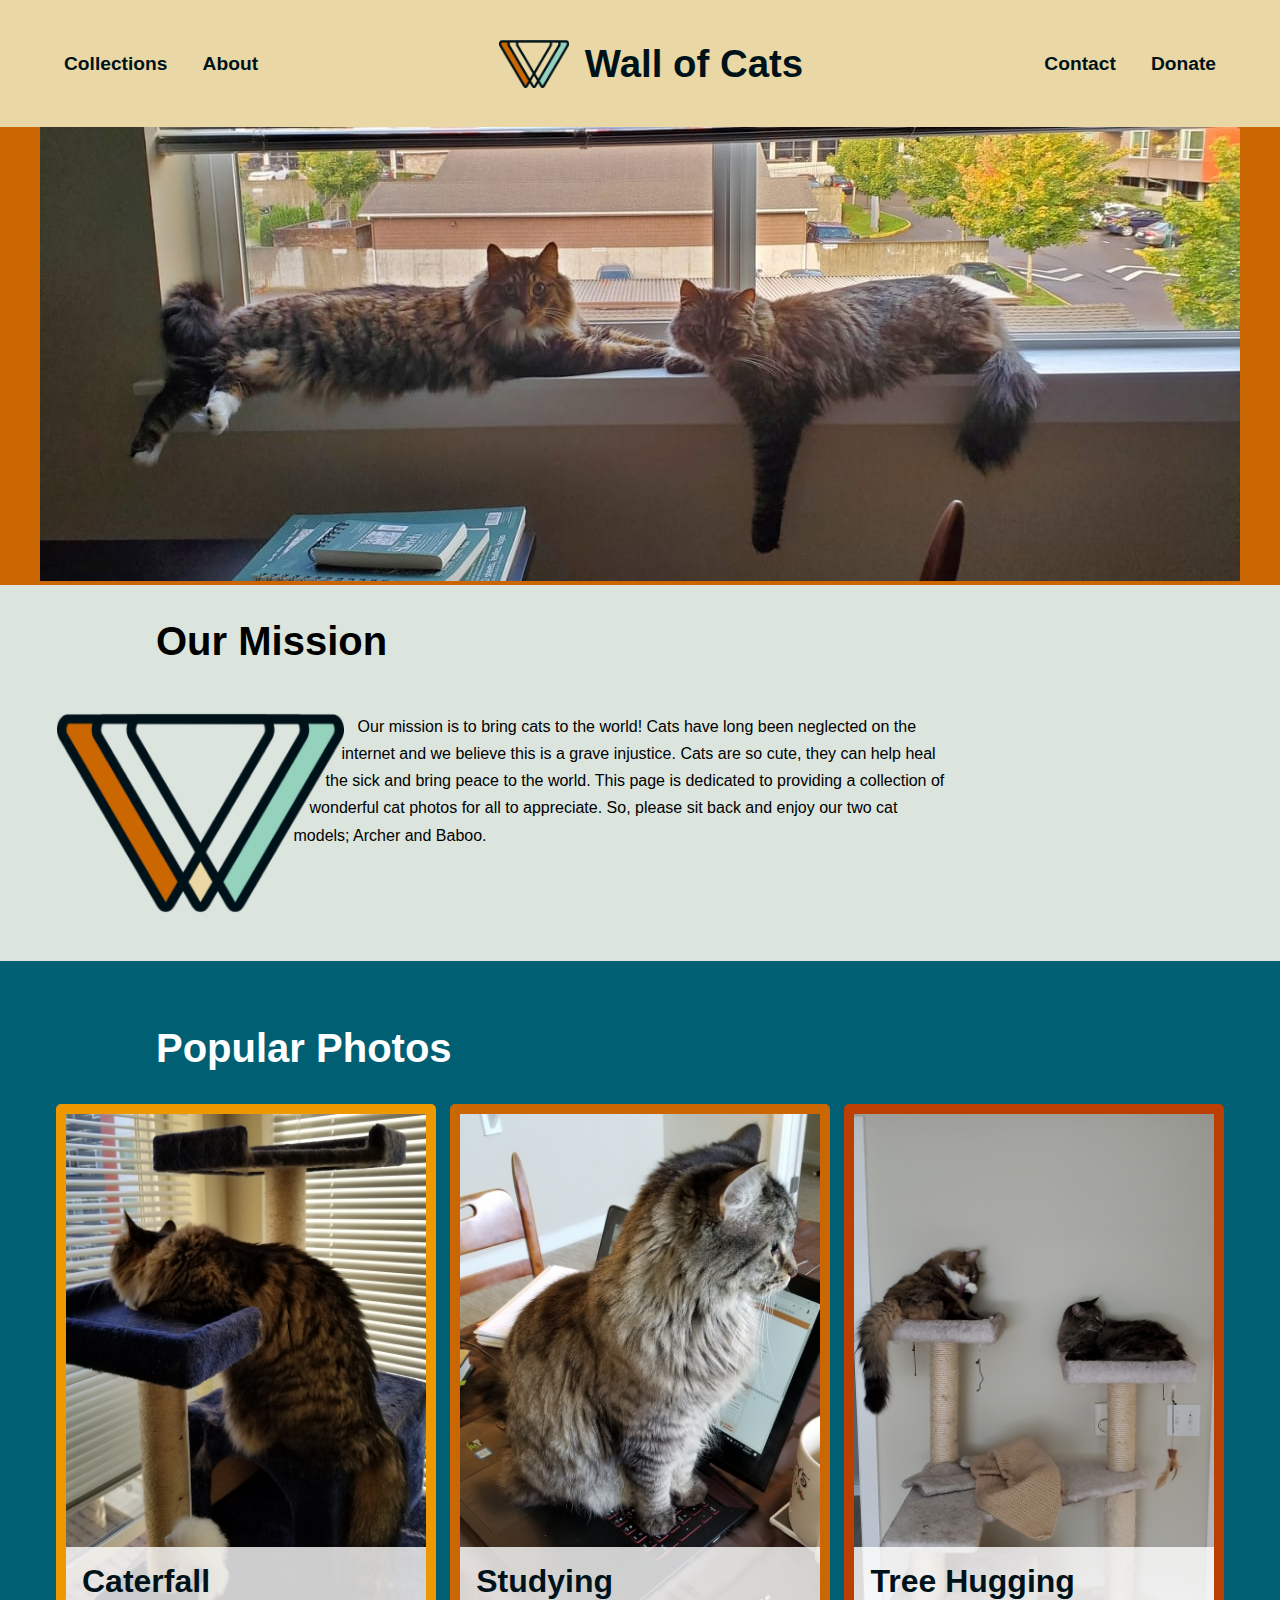
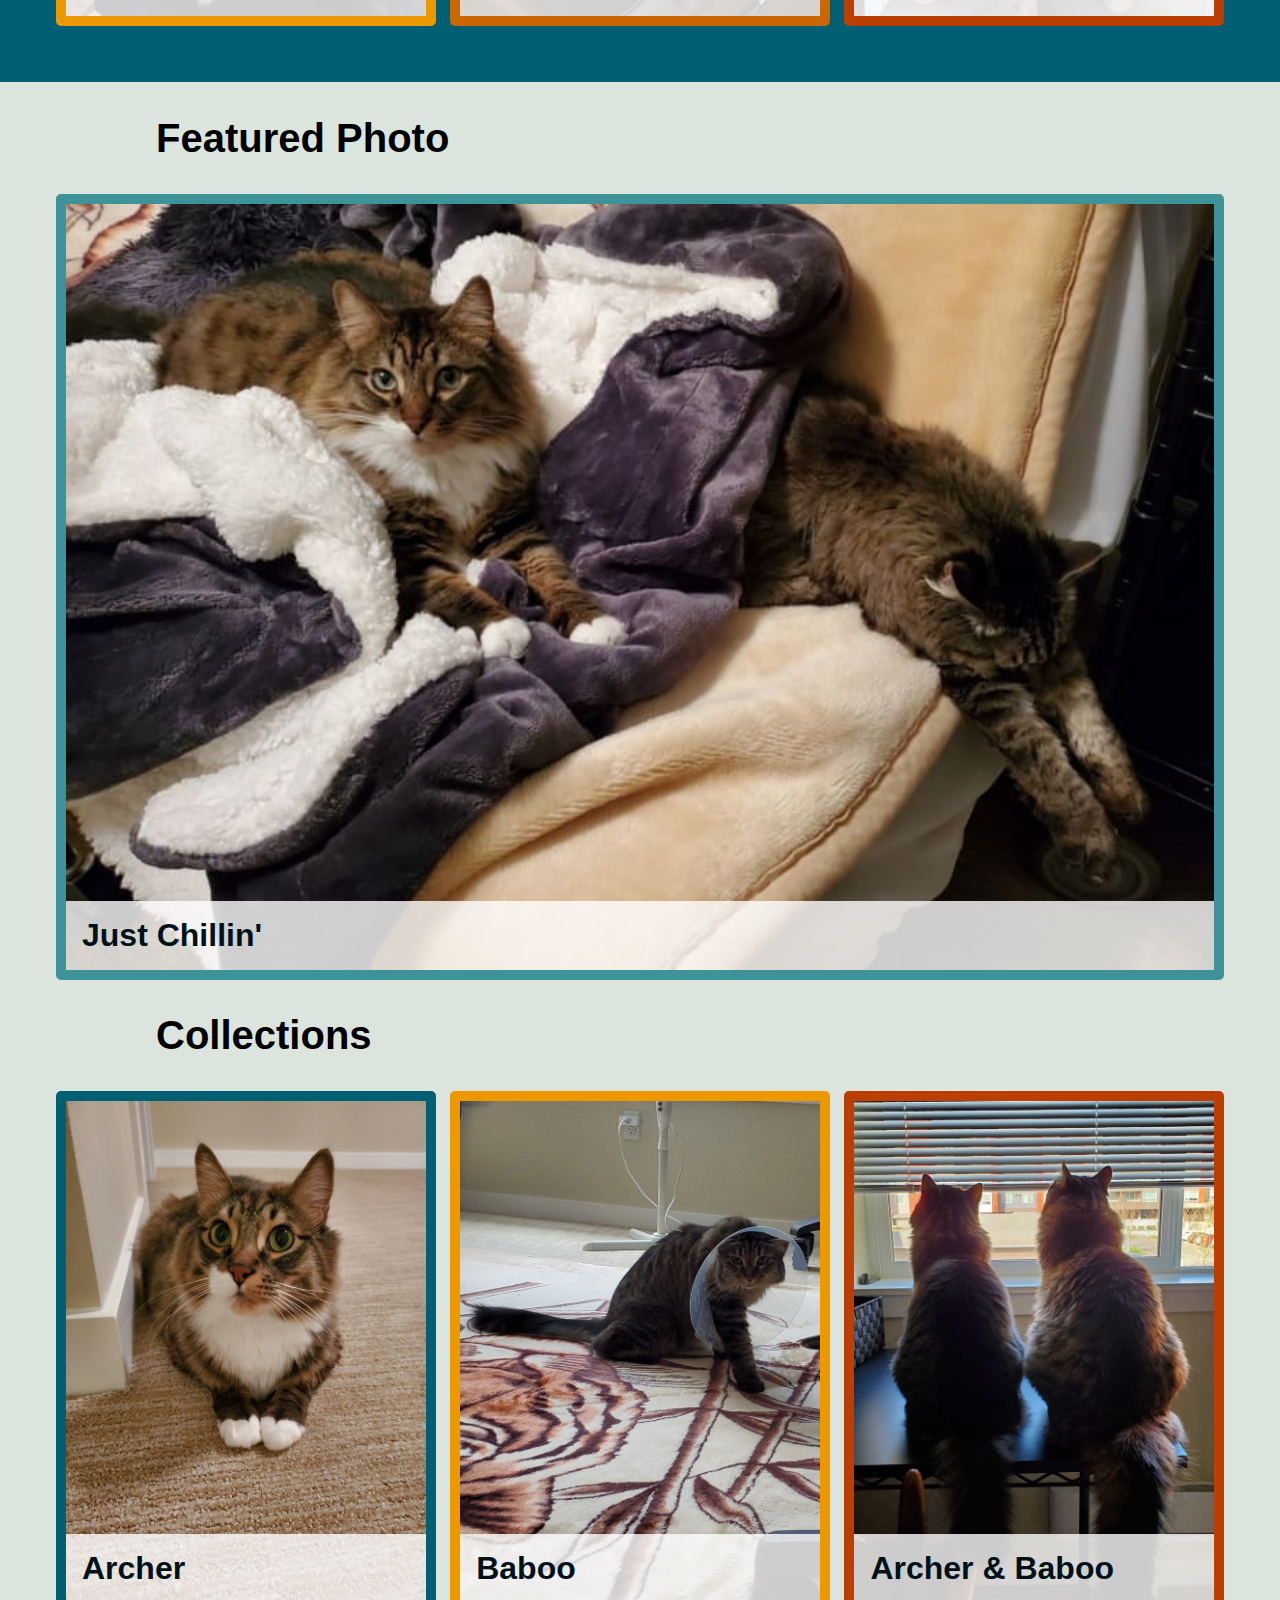
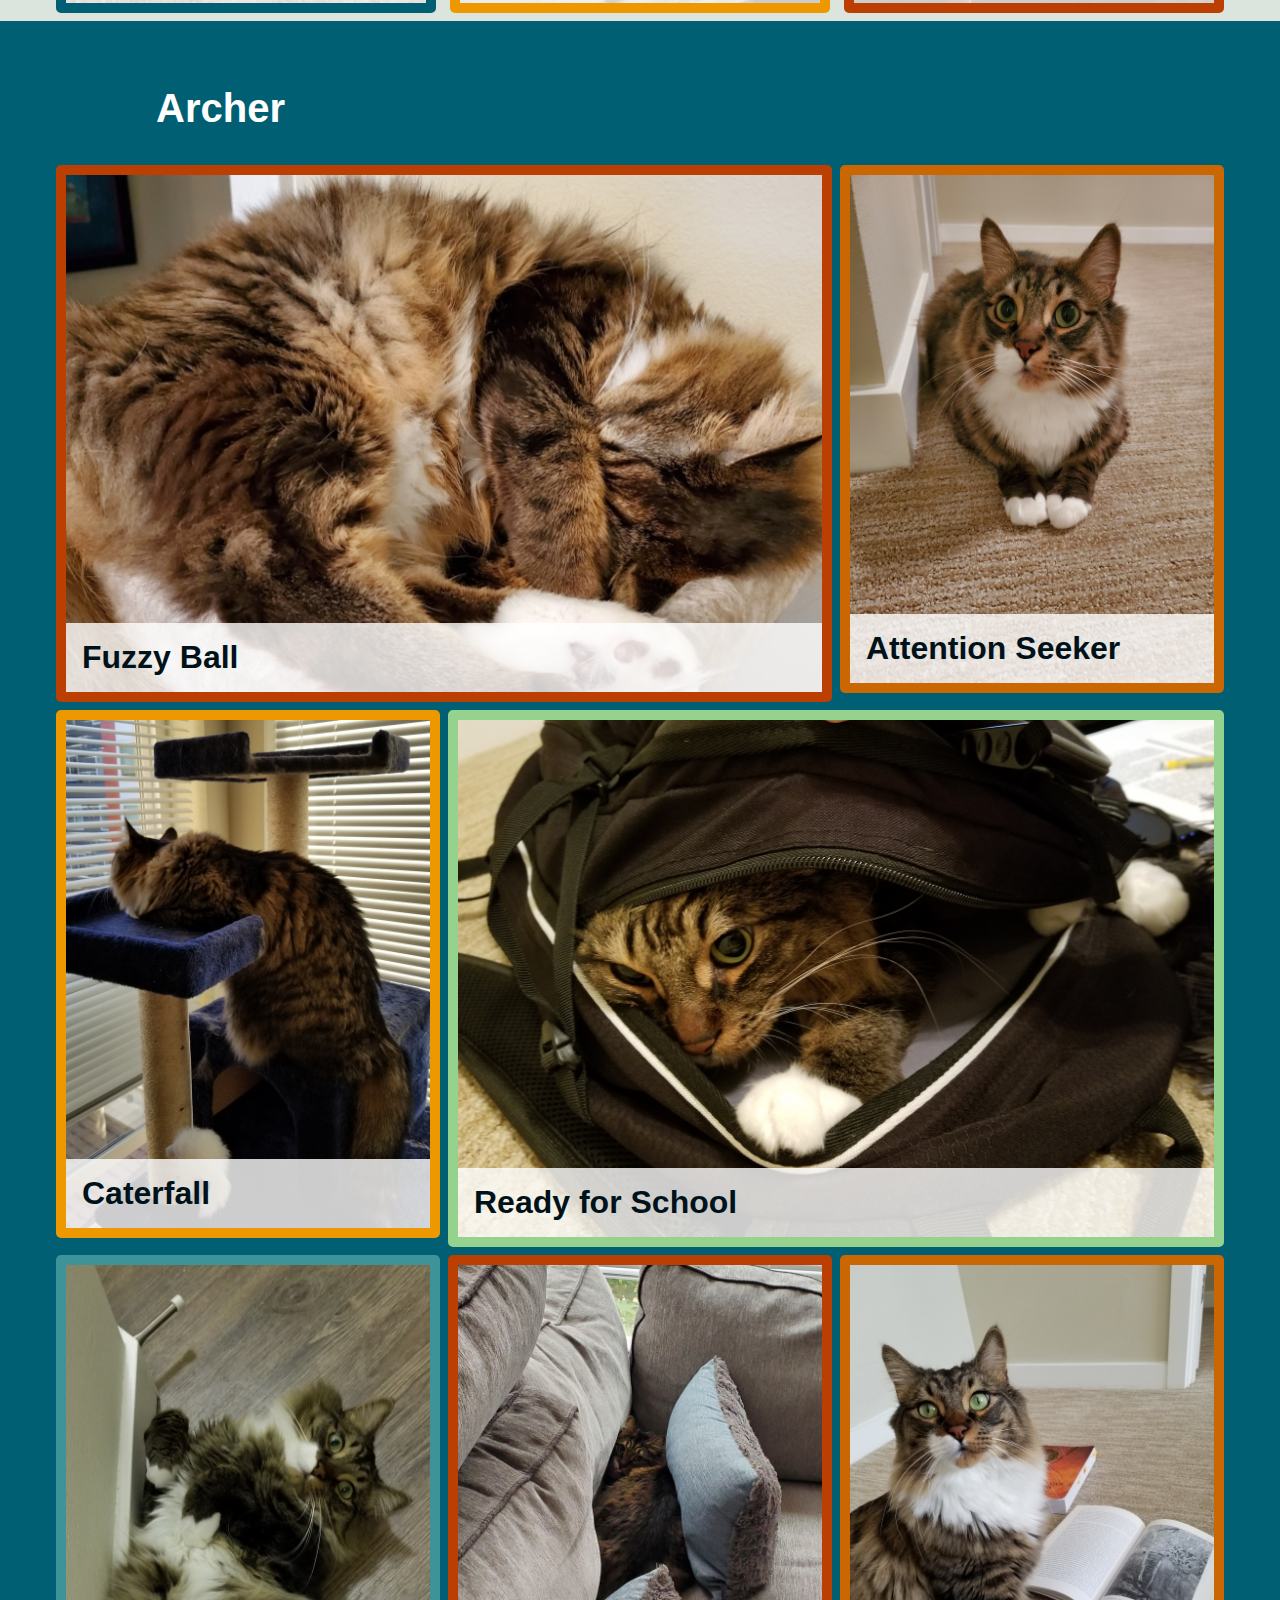
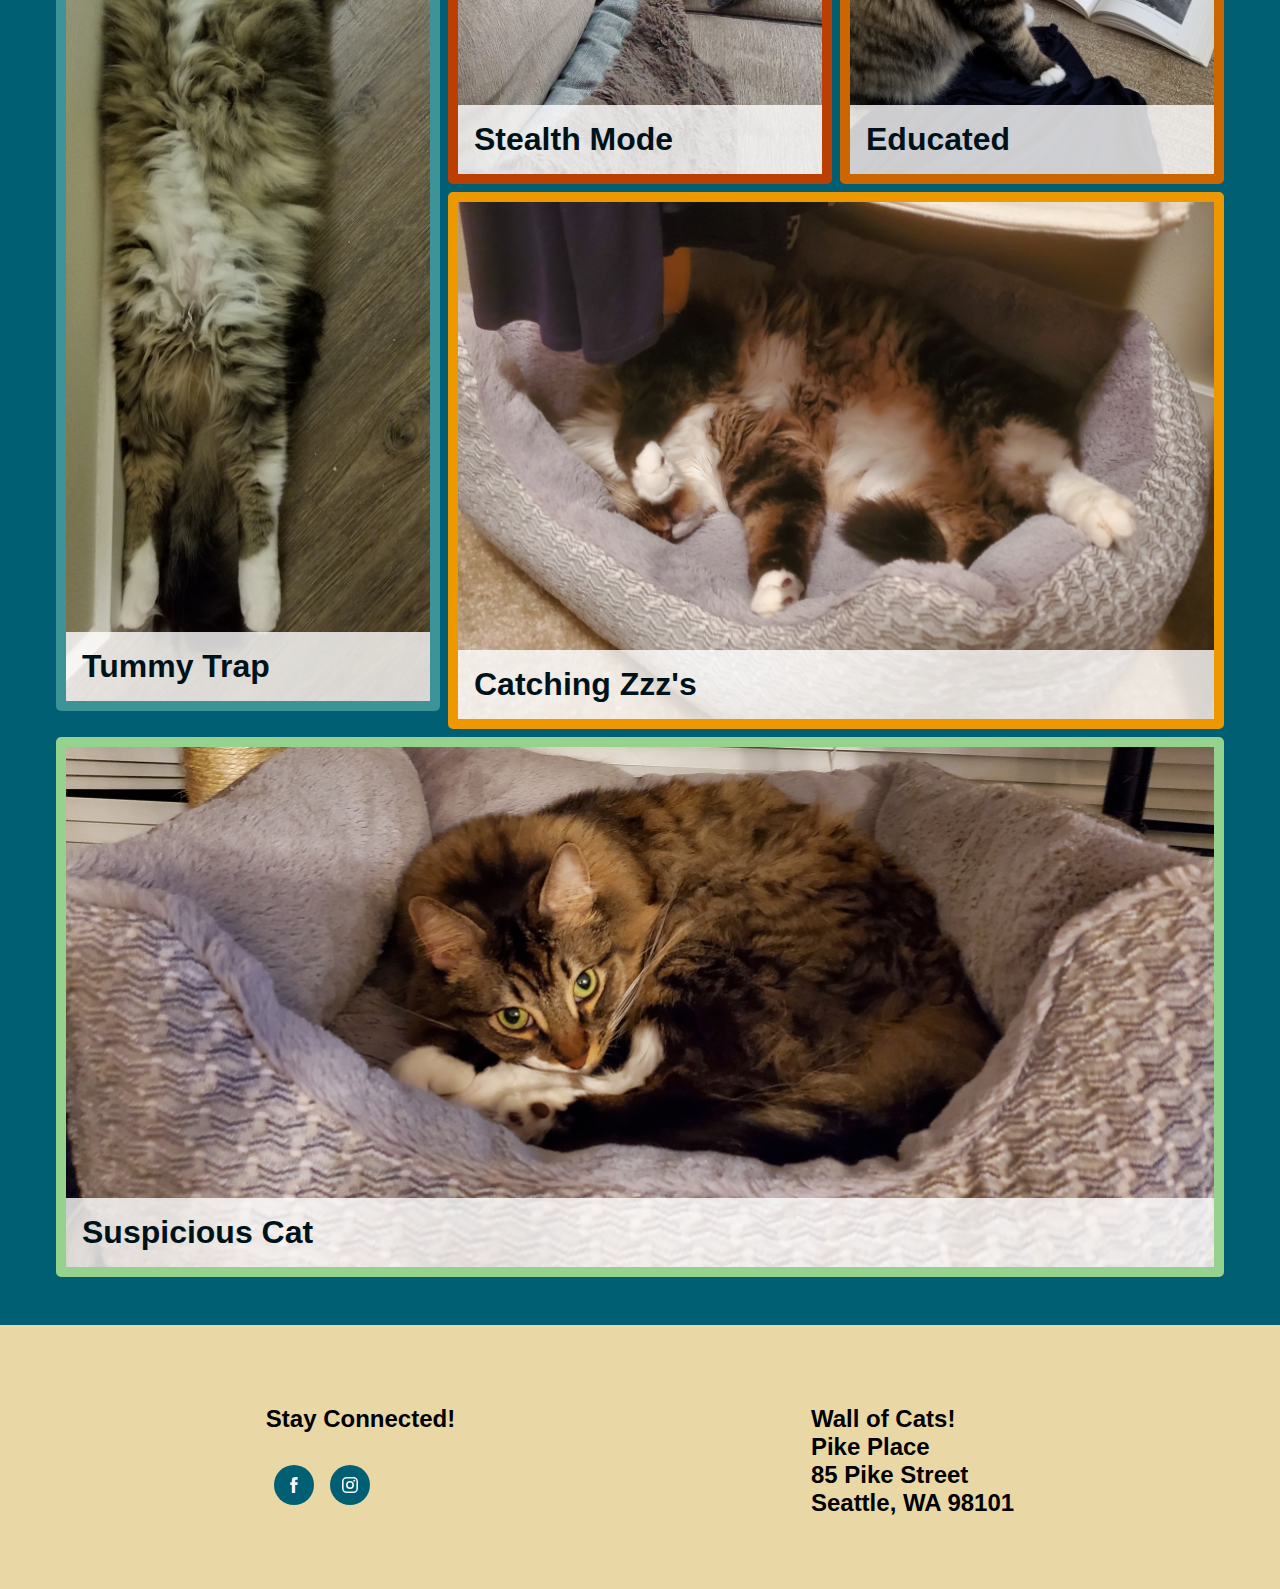
<file: CSS/css-grid-and-flexbox-for-responsive-layouts-v2/wall-of-cats-flex-and-grid/index.html>
<!DOCTYPE html>
<html lang="en">

<head>
    <meta charset="UTF-8">
    <meta http-equiv="X-UA-Compatible" content="IE=edge">
    <meta name="viewport" content="width=device-width, initial-scale=1.0">
    <title>Wall of Cats!</title>
    <link href="style.css" rel="stylesheet" />
</head>
<body>
    <div id="header">
        <header>
            <nav>
                <ul>
                    <li>
                        <a href="#"><img src="img/logo.png" alt="Wall of Cats Logo." /><h1>Wall of Cats</h1></a>
                    </li>
                    <li><a href="#collection">Collections</a></li>
                    <li><a href="#">About</a></li>
                    <li><a href="#footer">Contact</a></li>
                    <li><a href="#">Donate</a></li>
                </ul>
            </nav>
        </header>
    </div>

    <section id="hero">
        <picture>
            <source srcset="img/Both/Hero_Banner_1200.jpg" media="(min-width: 861px)">
            <source srcset="img/Both/Hero_Banner_860.jpg" media="(min-width: 301px)">
            <img src="img/Both/Hero_Banner_300.jpg" alt="Archer and Baboo hanging out in a window sill.">
        </picture>
    </section>

    <section id="mission">
        <h2>Our Mission</h2>
        <div class="missionstatement">
            <p>
                <img src="img/logo2.png" alt="Logo for Wall of Wonder." class="missionimg" />
                Our mission is to bring cats to the world! Cats have long been neglected on the internet and we believe this is a grave injustice. Cats are so cute, they can help heal the sick and bring peace to the world. This page is dedicated to providing a collection of wonderful cat photos for all to appreciate. So, please sit back and enjoy our two cat models; Archer and Baboo.
            </p>
        </div>
    </section>

    <div class="populardiv">
        <section id="popular">
            <h2>Popular Photos</h2>
            <ul>
                <li>
                    <figure class="accent4">
                        <img src="img/Archer/Archer_Caterfall.jpg" alt="Archer being stealthy." />
                        <figcaption><a href="#">Caterfall</a></figcaption>
                    </figure>
                </li>
                <li>
                    <figure class="accent5">
                        <img src="img/Baboo/Baboo_Studying.jpg" alt="Baboo studying for a test." />
                        <figcaption><a href="#">Studying</a></figcaption>
                    </figure>
                </li>
                <li>
                    <figure class="accent6">
                        <img src="img/Both/Both_Cats_On_Tree.jpg" alt="Archer and Baboo sitting in a cat tower." />
                        <figcaption><a href="#">Tree Hugging</a></figcaption>
                    </figure>
                </li>
            </ul>
        </section>
    </div>

    <section class="featured">
        <h2>Featured Photo</h2>
        <figure class="accent2">
            <img sizes="(min-width: 300px) 33.3vw, 100vw"
                srcset="
                    img/Both/Just_Chillin_300.jpg 300w,
                    img/Both/Just_Chillin_835.jpg 835w,
                    img/Both/Just_Chillin_1200.jpg 1200w"
                src="img/Both/Just_Chillin_1200.jpg"
                alt="Archer and Baboo hanging out on the couch." />
            <figcaption><a href="#">Just Chillin'</a></figcaption>
        </figure>
    </section>

    <section id="collection">
        <h2>Collections</h2>
        <ul>
            <li>
                <figure class="accent1">
                    <img src="img/Archer/Archer_Begging.jpg" alt="Archer begging for attention." />
                    <figcaption><a href="#archer">Archer</a></figcaption>
                </figure>
            </li>
            <li>
                <figure class="accent4">
                    <img src="img/Baboo/Baboo_Stuck.jpg" alt="Baboo stuck in cone." />
                    <figcaption><a href="#">Baboo</a></figcaption>
                </figure>
            </li>
            <li>
                <figure class="accent6">
                    <img src="img/Both/Both_Cats_Stalking.jpg" alt="Archer and Baboo stalking birds in window." />
                    <figcaption><a href="#">Archer & Baboo</a></figcaption>
                </figure>
            </li>
        </ul>
    </section>
    <div class="archerdiv">
        <section id="archer">
            <h2>Archer</h2>
            <ul>
                <li class="span-2c">
                    <figure class="accent6">
                        <img src="img/Archer/Archer_Sleeping.jpg" alt="Archer sleeping in his cat tree." />
                        <figcaption><a href="#">Fuzzy Ball</a></figcaption>
                    </figure>
                </li>
                <li>
                    <figure class="accent5">
                        <img src="img/Archer/Archer_Begging.jpg" alt="Archer begging for attention." />
                        <figcaption><a href="#">Attention Seeker</a></figcaption>
                    </figure>
                </li>
                <li>
                    <figure class="accent4">
                        <img src="img/Archer/Archer_Caterfall.jpg" alt="Archer sneaking up on birds." />
                        <figcaption><a href="#">Caterfall</a></figcaption>
                    </figure>
                </li>
                <li class="span-2c">
                    <figure class="accent3">
                        <img src="img/Archer/Archer_In_Backpack.jpg" alt="Archer hiding in a backpack." />
                        <figcaption><a href="#">Ready for School</a></figcaption>
                    </figure>
                </li>
                <li class="span-2r">
                    <figure class="accent2">
                        <img src="img/Archer/Archer_Long.jpg" alt="Archer exposing his belly." />
                        <figcaption><a href="#">Tummy Trap</a></figcaption>
                    </figure>
                </li>
                <li>
                    <figure class="accent6">
                        <img src="img/Archer/Archer_Hiding.jpg" alt="Archer hidding in the couch." />
                        <figcaption><a href="#">Stealth Mode</a></figcaption>
                    </figure>
                </li>
                <li>
                    <figure class="accent5">
                        <img src="img/Archer/Archer_Studying.jpg" alt="Archer studying roman history." />
                        <figcaption><a href="#">Educated</a></figcaption>
                    </figure>
                </li>
                <li class="span-2c">
                    <figure class="accent4">
                        <img src="img/Archer/Archer_Sleeping_2.jpg" alt="Archer sleeping in his cat bed." />
                        <figcaption><a href="#">Catching Zzz's</a></figcaption>
                    </figure>
                </li>
                <li class="span-3c">
                    <figure class="accent3">
                        <img src="img/Archer/Archer_Staring.jpg" alt="Archer staring at the camera in his bed." />
                        <figcaption><a href="#">Suspicious Cat</a></figcaption>
                    </figure>
                </li>
            </ul>
        </section>
    </div>

    <div id="footer">
        <footer>
            <div class="socialmedia">
                <h4>Stay Connected!</h4>
                <ul>
                    <li>
                        <a href="https://www.facebook.com" target="_blank"><img src="img/facebook-icon.svg" alt="Visit Archer and Baboo on Facebook." /></a>
                    </li>
                    <li>
                        <a href="https://www.instagram.com" target="_blank"><img src="img/instagram-icon.svg" alt="Visit Archer and Baboo on Instagram." /></a>
                    </li>
                </ul>
            </div>
            <address>
                Wall of Cats! <br/>
                Pike Place<br/>
                85 Pike Street<br/>
                Seattle, WA 98101
            </address>
        </footer>
    </div>
</body>
</html>
</file>
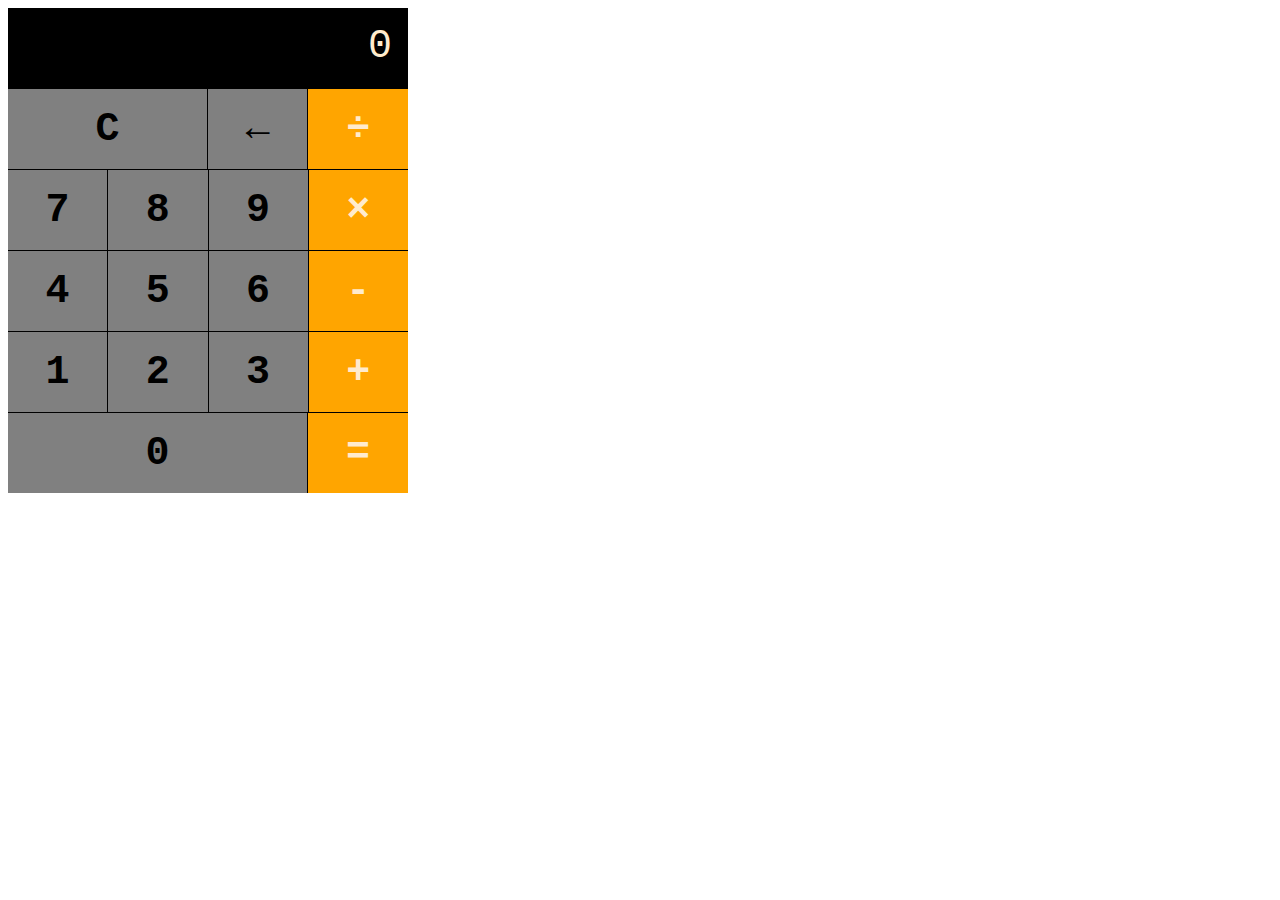
<file: HTML/complete-intro-to-web-dev-v2/calculator-project/index.html>
<!DOCTYPE html>
<html lang="en">
<head>
    <meta charset="UTF-8">
    <meta http-equiv="X-UA-Compatible" content="IE=edge">
    <meta name="viewport" content="width=device-width, initial-scale=1.0">
    <link rel='stylesheet' type='text/css' media='screen' href='style.css'>
    <script type='text/javascript' src='calculator.js' defer></script>
    <title>Caluclator</title>
</head>
<body>
    <div class="calc">
        <div class="calc-screen">0</div>
        <div class="calc-row">
            <button class="calc-btn standard-btn double clear">C</button>
            <button class="calc-btn standard-btn backspace">←</button>
            <button id='divide' class="calc-btn func-btn">÷</button>
        </div>
        <div class="calc-row">
            <button class="calc-btn standard-btn num-btn">7</button>
            <button class="calc-btn standard-btn num-btn">8</button>
            <button class="calc-btn standard-btn num-btn">9</button>
            <button id='multiply' class="calc-btn func-btn">×</button>
        </div>
        <div class="calc-row">
            <button class="calc-btn standard-btn num-btn">4</button>
            <button class="calc-btn standard-btn num-btn">5</button>
            <button class="calc-btn standard-btn num-btn">6</button>
            <button id='subtract' class="calc-btn func-btn">-</button>
        </div>
        <div class="calc-row">
            <button class="calc-btn standard-btn num-btn">1</button>
            <button class="calc-btn standard-btn num-btn">2</button>
            <button class="calc-btn standard-btn num-btn">3</button>
            <button id='add' class="calc-btn func-btn">+</button>
        </div>
        <div class="calc-row">
            <button class="calc-btn triple standard-btn num-btn">0</button>
            <button id='equals' class="calc-btn func-btn">=</button>
        </div>
    </div>
</body>
</html>
</file>
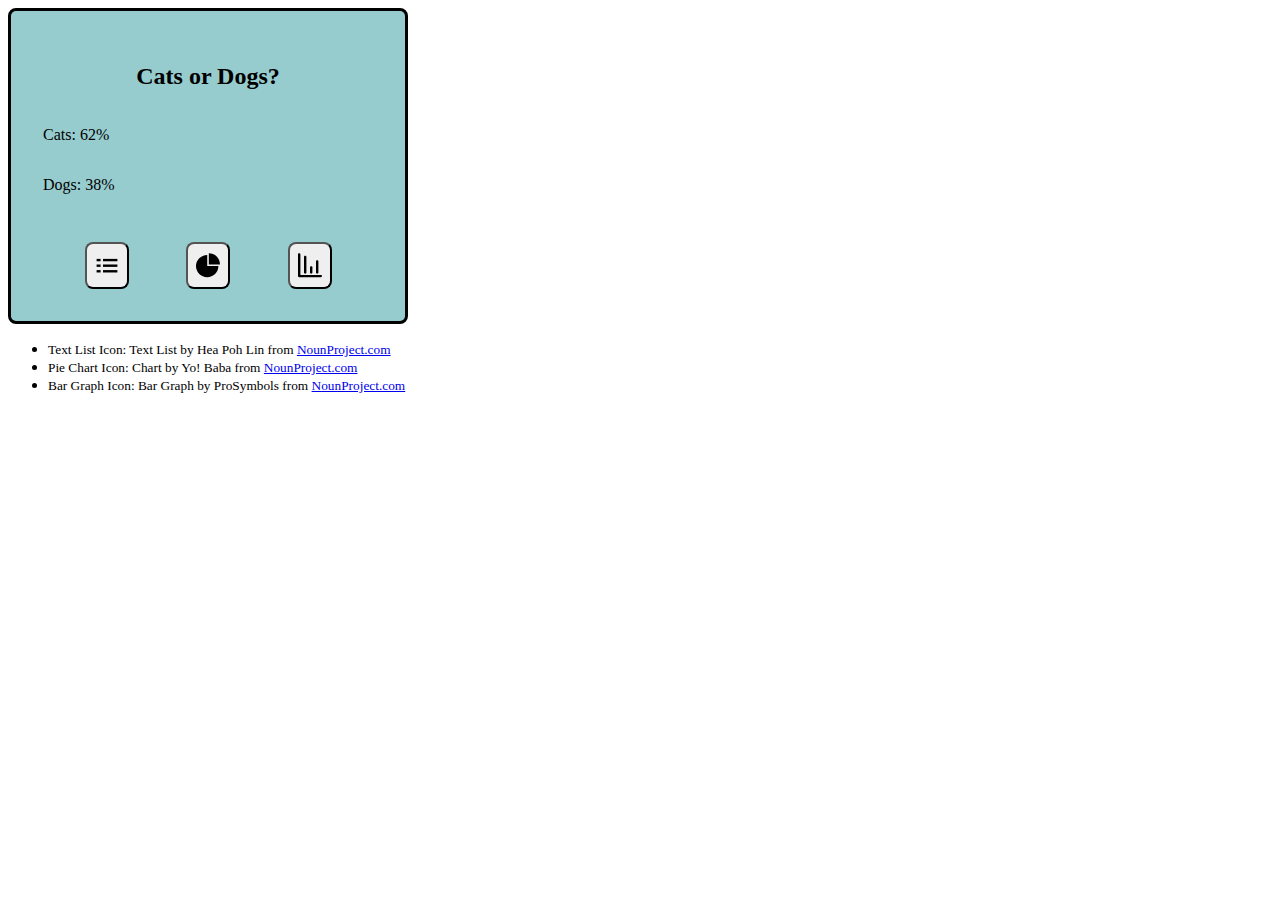
<file: SVG/svg-essentials-and-animation-v2/simple-svg-sample/index.html>
<!DOCTYPE html>
<html lang="en">
<head>
  <meta charset="UTF-8">
  <meta http-equiv="X-UA-Compatible" content="IE=edge">
  <meta name="viewport" content="width=device-width, initial-scale=1.0">
  <title>Cats or Dogs</title>
  <link href="style.css" rel="stylesheet" />
</head>
<body>
  <section class="voteresults">
    <h2>Cats or Dogs?</h2>
    <p>
      Cats: 62%
    </p>
    <p>
      Dogs: 38%
    </p>
    <nav class="viewOptions">
      <button>
        <svg width="700pt" height="500pt" version="1.1" viewBox="0 0 700 500" xmlns="http://www.w3.org/2000/svg">
        <g>
          <path d="m107.33 130.67h93.332v56h-93.332z"/>
          <path d="m256.67 130.67h336v56h-336z"/>
          <path d="m107.33 261.33h93.332v56h-93.332z"/>
          <path d="m256.67 261.33h336v56h-336z"/>
          <path d="m107.33 392h93.332v56h-93.332z"/>
          <path d="m256.67 392h336v56h-336z"/>
        </g>
        </svg>
      </button>
      <button>
        <svg width="700pt" height="500pt" version="1.1" viewBox="0 0 700 500" xmlns="http://www.w3.org/2000/svg">
          <g>
           <path d="m331.86 298.11v-260.1s-0.54297-0.074219-1.0469-0.074219c-144.32 0-261.09 116.99-261.09 261.31 0 144.36 117.12 260.41 261.44 260.41 144.1 0 261.05-111.9 261.43-261.55z"/>
           <path d="m630 260.7s-0.44922 0.46875-0.44922 0.22266c0-143.82-110.63-259.5-260.28-260.32v260.08h260.73z"/>
          </g>
         </svg>
      </button>
      <button>
        <svg width="700pt" height="500pt" version="1.1" viewBox="0 0 700 500" xmlns="http://www.w3.org/2000/svg">
          <g>
           <path d="m238 476c16.801 0 28-11.199 28-28v-364c0-16.801-11.199-28-28-28s-28 11.199-28 28v364c0 16.801 11.199 28 28 28z"/>
           <path d="m378 476c16.801 0 28-11.199 28-28v-120.4c0-16.801-11.199-28-28-28s-28 11.199-28 28v120.4c0 16.801 11.199 28 28 28z"/>
           <path d="m518 476c16.801 0 28-11.199 28-28v-257.6c0-16.801-11.199-28-28-28s-28 11.199-28 28v257.6c0 16.801 11.199 28 28 28z"/>
           <path d="m602 504h-476v-476c0-16.801-11.199-28-28-28s-28 11.199-28 28v504c0 16.801 11.199 28 28 28h504c16.801 0 28-11.199 28-28s-11.199-28-28-28z"/>
          </g>
         </svg>
      </button>
    </nav>
  </section>

  <ul>
    <li>
      <small>Text List Icon: Text List by Hea Poh Lin from <a href="https://thenounproject.com/icon/text-list-589696/" target="_blank">NounProject.com</a></small>
    </li>
    <li>
      <small>Pie Chart Icon: Chart by Yo! Baba from <a href="https://thenounproject.com/icon/chart-2391125/" target="_blank">NounProject.com</a></small>
    </li>
    <li>
      <small>Bar Graph Icon: Bar Graph by ProSymbols from <a href="https://thenounproject.com/icon/bar-graph-1095104/" target="_blank">NounProject.com</a></small>
    </li>
  </ul>
</body>
</html>
</file>
<file: CSS/css-grid-and-flexbox-for-responsive-layouts-v2/wall-of-cats-flex-and-grid/style.css>
/* Variables */

:root {
    --link-background: #9b2226;
    --link-hover-background: #001219;
    --link-hover-color: #e9d8a6;
    --outer-bounds-background: #DBE5DE;
    --primary-background: #e9d8a6;
    --banner-background: #ca6702;
    --secondary-background: #005f73;
    --accent-1: #005f73;
    --accent-2: #3d9397;
    --accent-3: #94d28d;
    --accent-4: #ee9800;
    --accent-5: #ca6702;
    --accent-6: #bb3e03;
}


/* General Styling */

html {
    box-sizing: border-box;
}

*,
*::before,
*::after {
    box-sizing: inherit;
}

body {
    font-family: 'Segoe UI', Tahoma, Geneva, Verdana, sans-serif;
    background-color: var(--outer-bounds-background);
    padding: 0;
    margin: 0;
}

section {
    max-width: 1200px;
    margin: 0 auto;
    padding: 0 1rem;
}

section h2 {
    font-size: 2.5rem;
}

figure {
    position: relative;
    display: flex;
    flex-flow: column nowrap;
    margin: 0 0 0.5rem 0;
    padding: 0;
    border-radius: 5px;
    border-style: solid;
    border-width: 10px;
    overflow: hidden;
}

figcaption {
    position: absolute;
    padding: 1rem;
    font-size: 2rem;
    font-weight: bold;
    bottom: 0%;
    width: 100%;
    background-color: rgba(255, 255, 255, 0.8);
}

figure img {
    width: 100%;
}

figcaption a {
    text-decoration: none;
    color: var(--link-hover-background);
}

.accent1,
.accent1 a:hover {
    border-color: var(--accent-1);
}

.accent2,
.accent2 a:hover {
    border-color: var(--accent-2);
}

.accent3,
.accent3 a:hover {
    border-color: var(--accent-3);
}

.accent4,
.accent4 a:hover {
    border-color: var(--accent-4);
}

.accent5,
.accent5 a:hover {
    border-color: var(--accent-5);
}

.accent6,
.accent6 a:hover {
    border-color: var(--accent-6);
}

/* Mobile Layout. */

/* Header Styling */
#header {
    background-color: var(--primary-background);
}

header {
    padding: 1rem;
    max-width: 1200px;
    margin: 0 auto;
}

nav ul {
    display: flex;
    flex-flow: row wrap;
    justify-content: space-around;
    align-items: center;
    padding: 0;
    margin: 0;
    list-style-type: none;
}

nav a {
    text-decoration: none;
    font-size: 1.2rem;
    font-weight: bold;
    color: var(--link-hover-background);
    color: white;
    background-color: var(--link-background);
    display: block;
    padding: 0.5rem;
    border-radius: 5px;
    text-align: center;
}

nav a:hover {
    color: var(--link-hover-color);
    background-color: var(--link-hover-background);
}

nav li:first-child a {
    color: var(--link-hover-background);
    background-color: transparent;
}

nav img,
nav h1 {
    max-height: 3rem;
}

nav li:first-child {
    flex-basis: 100%;
    text-align: center;
}

nav li:first-child a {
    display: flex;
    align-items: center;
    justify-content: center;
    flex-flow: row nowrap;
    gap: 1rem;
    padding: 0;
    margin: 0;
}

nav li {
    flex-basis: 48%;
    margin-bottom: 0.5rem;
    text-align: center;
}


/* Hero Styling */
#hero {
    background-color: var(--banner-background);
    text-align: center;
    max-width: 100%;
    padding: 0;
    margin: 0;
}

#hero img {
    max-width: 100%;
    max-height: 454px;
}


/* Mission Statement Styling */
#mission {
    margin-bottom: 3rem;
}

#mission img {
    display: block;
    max-height: 100px;
}

.missionstatement {
    display: block;
    line-height: 1.7;
}


/* Popular Photos Styling */
.populardiv {
    background-color: var(--secondary-background);
    padding: 2rem 0 3rem 0;
}

#popular h2 {
    color: white;
}

#popular ul {
    display: flex;
    flex-flow: row wrap;
    justify-content: center;
    padding: 0;
    margin: 0;
    list-style-type: none;
}

#popular ul li {
    flex-basis: 100%;
    padding: 0;
}

/* Collections Styling */
#collection ul {
    display: flex;
    flex-flow: row wrap;
    justify-content: center;
    padding: 0;
    margin: 0;
    list-style-type: none;
}

#collection ul li {
    flex-basis: 100%;
    padding: 0;
}

/* Archer Styling */
.archerdiv {
    background-color: var(--secondary-background);
    padding: 2rem 0 3rem 0;
}

#archer h2 {
    color: white;
}

#archer ul {
    display: grid;
    grid-template-columns: 1fr;
    grid-template-rows: auto;
    padding: 0;
    margin: 0;
    list-style-type: none;
    gap: 0.5rem;
}

#archer ul li {
    padding: 0;
}

#archer figure {
    margin: 0;
}


/* Footer Styling */
#footer {
    background-color: var(--primary-background);
}

footer {
    display: flex;
    flex-flow: column nowrap;
    padding: 3rem;
    max-width: 1200px;
    margin: 0 auto;
}

footer h4 {
    font-size: 1.5rem;
}

footer ul {
    display: flex;
    flex-flow: row wrap;
    justify-content: flex-start;
    padding: 0;
    margin: 0;
    list-style-type: none;
}

footer li {
    margin: 0 0.5rem 2rem 0.5rem;
}

footer address {
    font-weight: bold;
    font-style: normal;
    font-size: 1.5rem;
}

/* Tablet Layout */
@media (min-width: 550px) {
    /* Header Styling */
    nav ul {
        justify-content: center;
        gap: 1.2em;
    }

    nav li {
        flex-basis: auto;
        margin-bottom: 0;
    }

    nav a {
        color: var(--link-hover-background);
        background-color: transparent;
    }

    nav a:hover {
        color: var(--secondary-background);
        background-color: transparent;
    }

    /* Mission Statement Styling */
    .missionstatement {
        display: flow-root; /* This "clears" the float. This prevents weird float things. */
        max-width: 900px;
    }

    #mission img {
        float: left;
        shape-outside: polygon(0% 0%, 52.5% 0%, 32% 100%, 0% 100%);
        max-height: 150px;
    }

    /* Popular Photos Styling */
    #popular ul {
        justify-content: space-between;
    }

    #popular ul li {
        flex-basis: 49.5%;
    }

    #popular ul li:last-child {
        flex-basis: 100%;
    }

    /* Collections Styling */
    #collection ul {
        justify-content: space-between;
    }

    #collection ul li {
        flex-basis: 49.5%;
    }

    #collection ul li:last-child {
        flex-basis: 100%;
    }

    /* Archer Styling */
    #archer ul {
        grid-template-columns: repeat(3, 1fr);
    }

    .span-2r {
        grid-row: span 2;
    }

    .span-3c {
        grid-column: span 3;
    }

    .span-2c {
        grid-column: span 2;
    }

    /* Footer Styling */
    footer {
        flex-flow: row nowrap;
        justify-content: space-around;
        align-items: baseline;
    }
}


/* Desktop Layout */
@media (min-width: 800px) {
    /* Generic Styling */
    section h2 {
        margin-left: 100px;
    }

    /* Header Styling */
    nav ul {
        justify-content: flex-end;
    }

    nav li:first-child {
        flex-basis: auto;
        margin: 0 auto;
        order: 2;
    }

    nav li:nth-child(2),
    nav li:nth-child(3) {
        order: 1;
    }

    nav li:nth-child(4),
    nav li:nth-child(5) {
        order: 3;
    }

    /* Mission Statement Styling */
    #mission img {
        max-height: 200px;
    }

    /* Popular Photos Styling */
    #popular ul li,
    #popular ul li:last-child {
        flex-basis: 32.5%;
    }

    /* Collections Styling */
    #collection ul li,
    #collection ul li:last-child {
        flex-basis: 32.5%;
    }
}
</file>
<file: HTML/complete-intro-to-web-dev-v2/calculator-project/style.css>
* {
    box-sizing: border-box;
}

.calc {
    width: 400px;
    display: flex;
    flex-direction: column;
    background: black;
    gap: 1px;
}

.calc-row {
    display: flex;
    gap: 1px;
}

.calc-btn, .calc-screen {
    font-size: 2.5rem;
    font-weight: bold;
    font-family: "Courier New", Courier, monospace;
    height: 2em;
    border-radius: 0px;
    border: none;
    width: 25%;
}

.calc-btn {
    cursor: pointer;
}

.calc-screen {
    color: blanchedalmond;
    text-align: right;
    padding: 1rem;
    width: 100%;
    font-weight: normal;
}

.standard-btn {
    background-color: grey;
}

.standard-btn:hover {
    background-color: lightgray;
}

.func-btn {
    color: blanchedalmond;
    background-color: orange;
}

.func-btn:hover {
    background-color: lightsalmon;
}

.double {
    width: 50%;
}

.triple {
    width: 75%;
}
</file>
<file: SVG/svg-essentials-and-animation-v2/simple-svg-sample/style.css>
html {
  box-sizing: border-box;
}

*,
*::before,
*::after {
  box-sizing: inherit;
}

.voteresults {
  background-color: rgb(151, 204, 206);
  border: .2rem solid black;
  border-radius: .5rem;
  padding: 2rem;
  max-width: 400px;
  display: flex;
  flex-flow: column nowrap;
  margin: 0;
}

.voteresults h2 {
  text-align: center;
}

.voteresults nav {
  display: flex;
  flex-flow: row nowrap;
  gap: 1rem;
  justify-content: space-evenly;
  margin-top: 2rem;
}

.voteresults button {
  padding: 5px;
  border-radius: .5rem;
}

.voteresults button svg {
  max-width: 30px;
  max-height: 30px;
}
</file>
